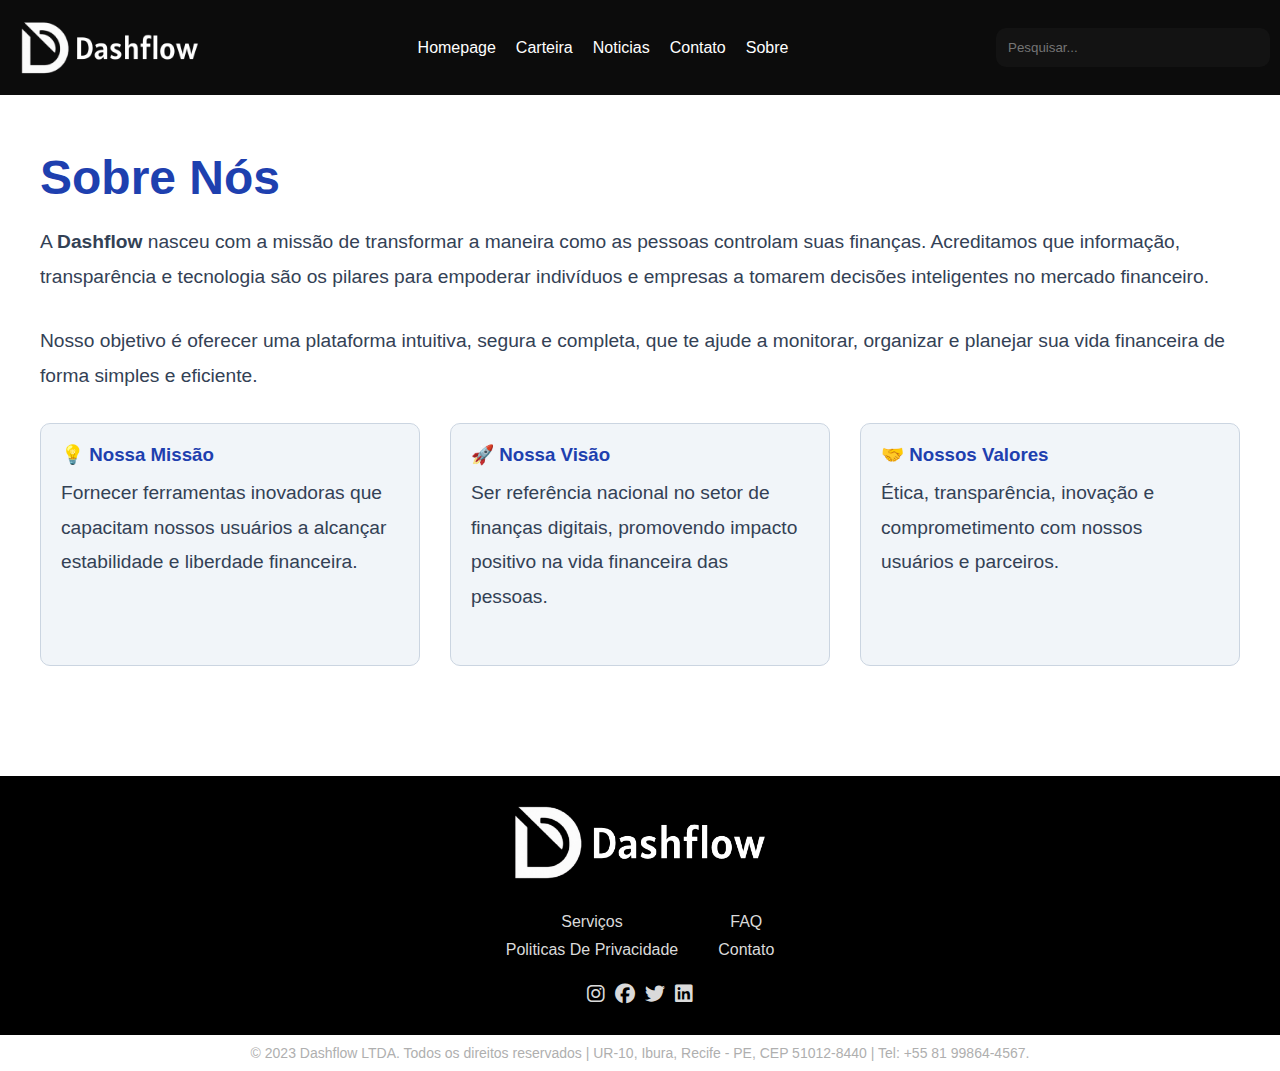
<file: aboutme.html>
<!DOCTYPE html>
<html lang="pt-BR">
  <head>
    <meta charset="UTF-8" />
    <meta name="viewport" content="width=device-width, initial-scale=1.0" />
    <title>Sobre Nós - Dashflow</title>
    <link
      rel="stylesheet"
      href="https://cdnjs.cloudflare.com/ajax/libs/font-awesome/6.4.0/css/all.min.css"
    />
    <link rel="stylesheet" href="private/css/websiteHeader.modular.css" />
    <link rel="stylesheet" href="private/css/footer.modular.css" />
    <link rel="stylesheet" href="private/css/aboutme.modular.css" />
  </head>

  <body>
    <header id="websiteHeader">
      <img class="logo" src="public/images/logo2.png" alt="Logo" />
      <nav>
        <ul>
          <li><a href="index.html">Homepage</a></li>
          <li><a href="dashboard.html">Carteira</a></li>
          <li><a href="index.html">Noticias</a></li>
          <li><a href="contact.html">Contato</a></li>
          <li><a href="aboutme.html">Sobre</a></li>
        </ul>
      </nav>
      <input
        type="text"
        id="searchbar"
        placeholder="Pesquisar..."
        aria-label="Pesquisar"
      />
    </header>

    <section class="about-section">
      <h1>Sobre Nós</h1>
      <p>
        A <strong>Dashflow</strong> nasceu com a missão de transformar a maneira
        como as pessoas controlam suas finanças. Acreditamos que informação,
        transparência e tecnologia são os pilares para empoderar indivíduos e
        empresas a tomarem decisões inteligentes no mercado financeiro.
      </p>
      <p>
        Nosso objetivo é oferecer uma plataforma intuitiva, segura e completa,
        que te ajude a monitorar, organizar e planejar sua vida financeira de
        forma simples e eficiente.
      </p>

      <div class="about-grid">
        <div class="about-card">
          <h3>💡 Nossa Missão</h3>
          <p>
            Fornecer ferramentas inovadoras que capacitam nossos usuários a
            alcançar estabilidade e liberdade financeira.
          </p>
        </div>
        <div class="about-card">
          <h3>🚀 Nossa Visão</h3>
          <p>
            Ser referência nacional no setor de finanças digitais, promovendo
            impacto positivo na vida financeira das pessoas.
          </p>
        </div>
        <div class="about-card">
          <h3>🤝 Nossos Valores</h3>
          <p>
            Ética, transparência, inovação e comprometimento com nossos usuários
            e parceiros.
          </p>
        </div>
      </div>
    </section>

    <footer>
      <div id="footerContent">
        <div id="footerLogo">
          <img src="public/images/Logo_New.png" alt="Logo" id="logoFooter" />
        </div>
        <ul>
          <li><a href="index.html">Serviços</a></li>
          <li><a href="faq.html">FAQ</a></li>
          <li><a href="privacy.html">Politicas De Privacidade</a></li>
          <li><a href="contact.html">Contato</a></li>
        </ul>
        <div id="socialMediaIcons">
          <a href="https://www.instagram.com/dashflowbrasil/" target="_blank">
            <i class="fa-brands fa-instagram"></i>
          </a>
          <a href="https://www.facebook.com/dashflowbrasil" target="_blank">
            <i class="fa-brands fa-facebook"></i>
          </a>
          <a href="https://twitter.com/dashflowbrasil" target="_blank">
            <i class="fa-brands fa-twitter"></i>
          </a>
          <a
            href="https://www.linkedin.com/company/dashflowbrasil/"
            target="_blank"
          >
            <i class="fa-brands fa-linkedin"></i>
          </a>
        </div>
      </div>
      <p>
        &copy; 2023 Dashflow LTDA. Todos os direitos reservados | UR-10, Ibura,
        Recife - PE, CEP 51012-8440 | Tel: +55 81 99864-4567.
      </p>
    </footer>
  </body>
</html>
</file>
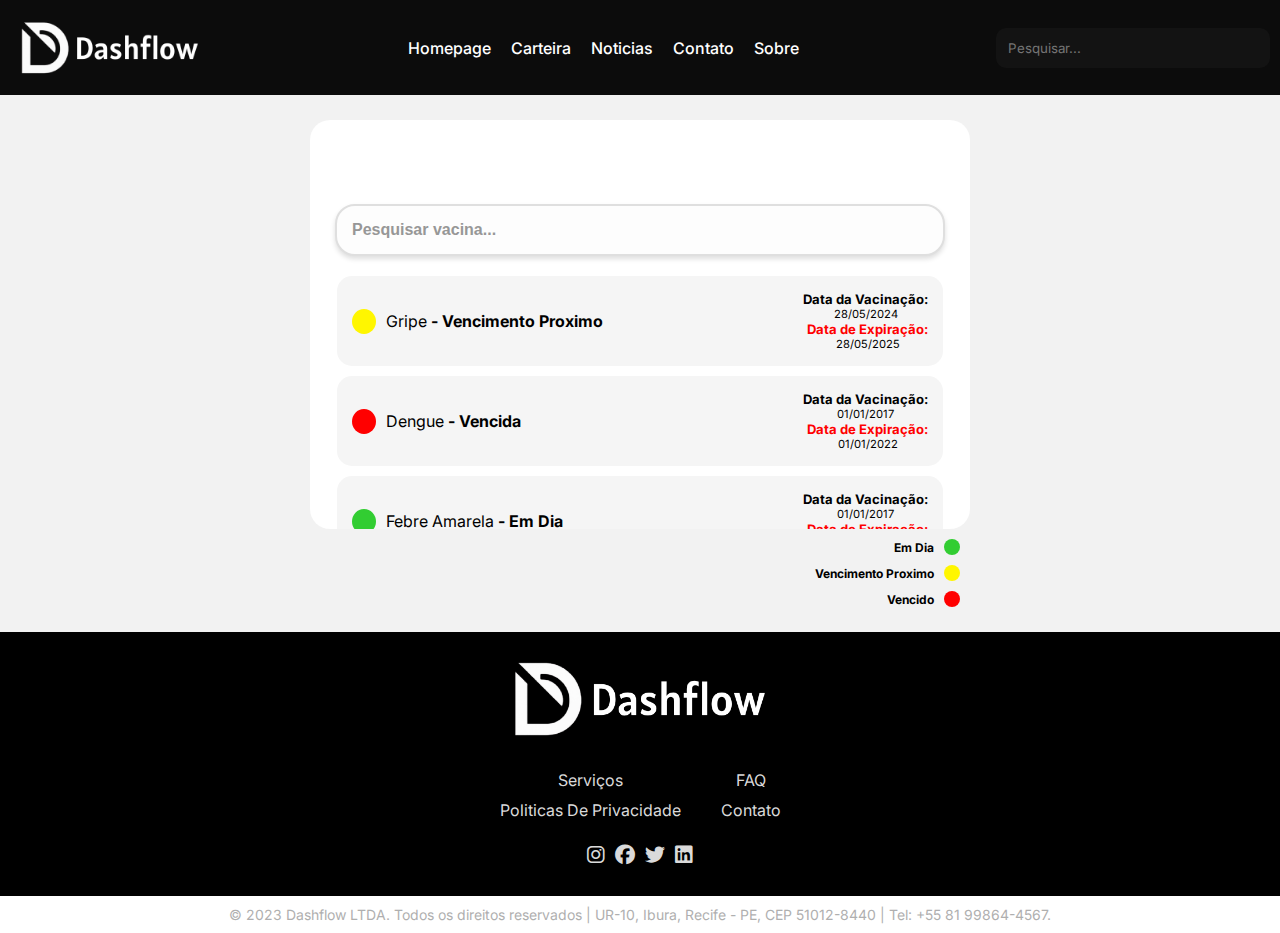
<file: dashboard.html>
<!DOCTYPE html>
<html lang="en">
  <head>
    <meta charset="UTF-8" />
    <meta name="viewport" content="width=device-width, initial-scale=1.0" />
    <link rel="preconnect" href="https://fonts.googleapis.com" />
    <link rel="preconnect" href="https://fonts.gstatic.com" crossorigin />
    <link
      href="https://fonts.googleapis.com/css2?family=Inter:ital,opsz,wght@0,14..32,100..900;1,14..32,100..900&family=Montserrat:ital,wght@0,100..900;1,100..900&display=swap"
      rel="stylesheet"
    />
    <link
      rel="stylesheet"
      href="https://cdnjs.cloudflare.com/ajax/libs/font-awesome/6.5.0/css/all.min.css"
    />
    <link rel="stylesheet" href="private/css/websiteHeader.modular.css" />
    <link rel="stylesheet" href="private/css/footer.modular.css" />
    <link rel="stylesheet" href="private/css/vacineDashboard.modular.css" />
    <title>Dashflow - Carteira De Vacinação Online</title>
  </head>
  <body>
    <header id="websiteHeader">
      <img class="logo" src="public/images/logo2.png" alt="Logo" />
      <nav>
        <ul>
          <li><a href="index.html">Homepage</a></li>
          <li><a href="dashboard.html">Carteira</a></li>
          <li><a href="index.html">Noticias</a></li>
          <li><a href="contact.html">Contato</a></li>
          <li><a href="aboutme.html">Sobre</a></li>
        </ul>
      </nav>
      <input
        type="text"
        id="searchbar"
        placeholder="Pesquisar..."
        aria-label="Pesquisar"
      />
    </header>

    <section id="mainDashboard">
      <section id="vacineList">
        <div id="vacine-list-content">
          <header>
            <h2>Vacinas</h2>
          </header>

          <input
            type="text"
            id="vacine-search"
            placeholder="Pesquisar vacina..."
          />

          <article class="vacineCard">
            <div
              class="statusFrameY"
              title="Vencimento Proximo"
              aria-label="Status da Vacina"
            ></div>

            <h2>Gripe<span> - Vencimento Proximo</span></h2>

            <section class="vacine-info-content">
              <div class="vacine-info-card-vacinacao">
                <h3>Data da Vacinação:</h3>
                <time datetime="2023-01-01">28/05/2024</time>
              </div>

              <div class="vacine-info-card-expiracao">
                <h3>Data de Expiração:</h3>
                <time datetime="2023-01-01">28/05/2025</time>
              </div>
            </section>
          </article>

          <article class="vacineCard">
            <div
              class="statusFrameR"
              title="Vencido"
              aria-label="Status da Vacina"
            ></div>

            <h2>Dengue<span> - Vencida</span></h2>

            <section class="vacine-info-content">
              <div class="vacine-info-card-vacinacao">
                <h3>Data da Vacinação:</h3>
                <time datetime="2023-01-01">01/01/2017</time>
              </div>

              <div class="vacine-info-card-expiracao">
                <h3>Data de Expiração:</h3>
                <time datetime="2023-01-01">01/01/2022</time>
              </div>
            </section>
          </article>

          <article class="vacineCard">
            <div
              class="statusFrameG"
              title="Em Dia"
              aria-label="Status da Vacina"
            ></div>

            <h2>Febre Amarela<span> - Em Dia</span></h2>

            <section class="vacine-info-content">
              <div class="vacine-info-card-vacinacao">
                <h3>Data da Vacinação:</h3>
                <time datetime="2023-01-01">01/01/2017</time>
              </div>

              <div class="vacine-info-card-expiracao">
                <h3>Data de Expiração:</h3>
                <time datetime="2023-01-01">Valida Para Sempre</time>
              </div>
            </section>
          </article>

          <article class="vacineCard">
            <div
              class="statusFrameG"
              title="Em Dia"
              aria-label="Status da Vacina"
            ></div>

            <h2>Teste<span> - Em Dia</span></h2>

            <section class="vacine-info-content">
              <div class="vacine-info-card-vacinacao">
                <h3>Data da Vacinação:</h3>
                <time datetime="2023-01-01">01/01/2017</time>
              </div>

              <div class="vacine-info-card-expiracao">
                <h3>Data de Expiração:</h3>
                <time datetime="2023-01-01">Valida Para Sempre</time>
              </div>
            </section>
          </article>

          <article class="vacineCard">
            <div
              class="statusFrameG"
              title="Em Dia"
              aria-label="Status da Vacina"
            ></div>

            <h2>Teste<span> - Em Dia</span></h2>

            <section class="vacine-info-content">
              <div class="vacine-info-card-vacinacao">
                <h3>Data da Vacinação:</h3>
                <time datetime="2023-01-01">01/01/2017</time>
              </div>

              <div class="vacine-info-card-expiracao">
                <h3>Data de Expiração:</h3>
                <time datetime="2023-01-01">Valida Para Sempre</time>
              </div>
            </section>
          </article>
        </div>

        <footer id="vacine-list-footer">
          <section id="vacine-guide-content">
            <div class="vacine-guide-card">
              <div class="statusFrameG" aria-label="Status da Vacina"></div>
              <h2>Em Dia</h2>
            </div>
            <div class="vacine-guide-card">
              <div class="statusFrameY" aria-label="Status da Vacina"></div>
              <h2>Vencimento Proximo</h2>
            </div>
            <div class="vacine-guide-card">
              <div class="statusFrameR" aria-label="Status da Vacina"></div>
              <h2>Vencido</h2>
            </div>
          </section>
        </footer>
      </section>
    </section>

    <footer>
      <div id="footerContent">
        <div id="footerLogo">
          <img src="public/images/Logo_New.png" alt="Logo" id="logoFooter" />
        </div>
        <ul>
          <li><a href="index.html">Serviços</a></li>
          <li><a href="faq.html">FAQ</a></li>
          <li><a href="privacy.html">Politicas De Privacidade</a></li>
          <li><a href="contact.html">Contato</a></li>
        </ul>
        <div id="socialMediaIcons">
          <a href="https://www.instagram.com/dashflowbrasil/" target="_blank">
            <i class="fa-brands fa-instagram"></i>
          </a>
          <a href="https://www.facebook.com/dashflowbrasil" target="_blank">
            <i class="fa-brands fa-facebook"></i>
          </a>
          <a href="https://twitter.com/dashflowbrasil" target="_blank">
            <i class="fa-brands fa-twitter"></i>
          </a>
          <a
            href="https://www.linkedin.com/company/dashflowbrasil/"
            target="_blank"
          >
            <i class="fa-brands fa-linkedin"></i>
          </a>
        </div>
      </div>
      <p>
        &copy; 2023 Dashflow LTDA. Todos os direitos reservados | UR-10, Ibura,
        Recife - PE, CEP 51012-8440 | Tel: +55 81 99864-4567.
      </p>
    </footer>
  </body>
</html>
</file>
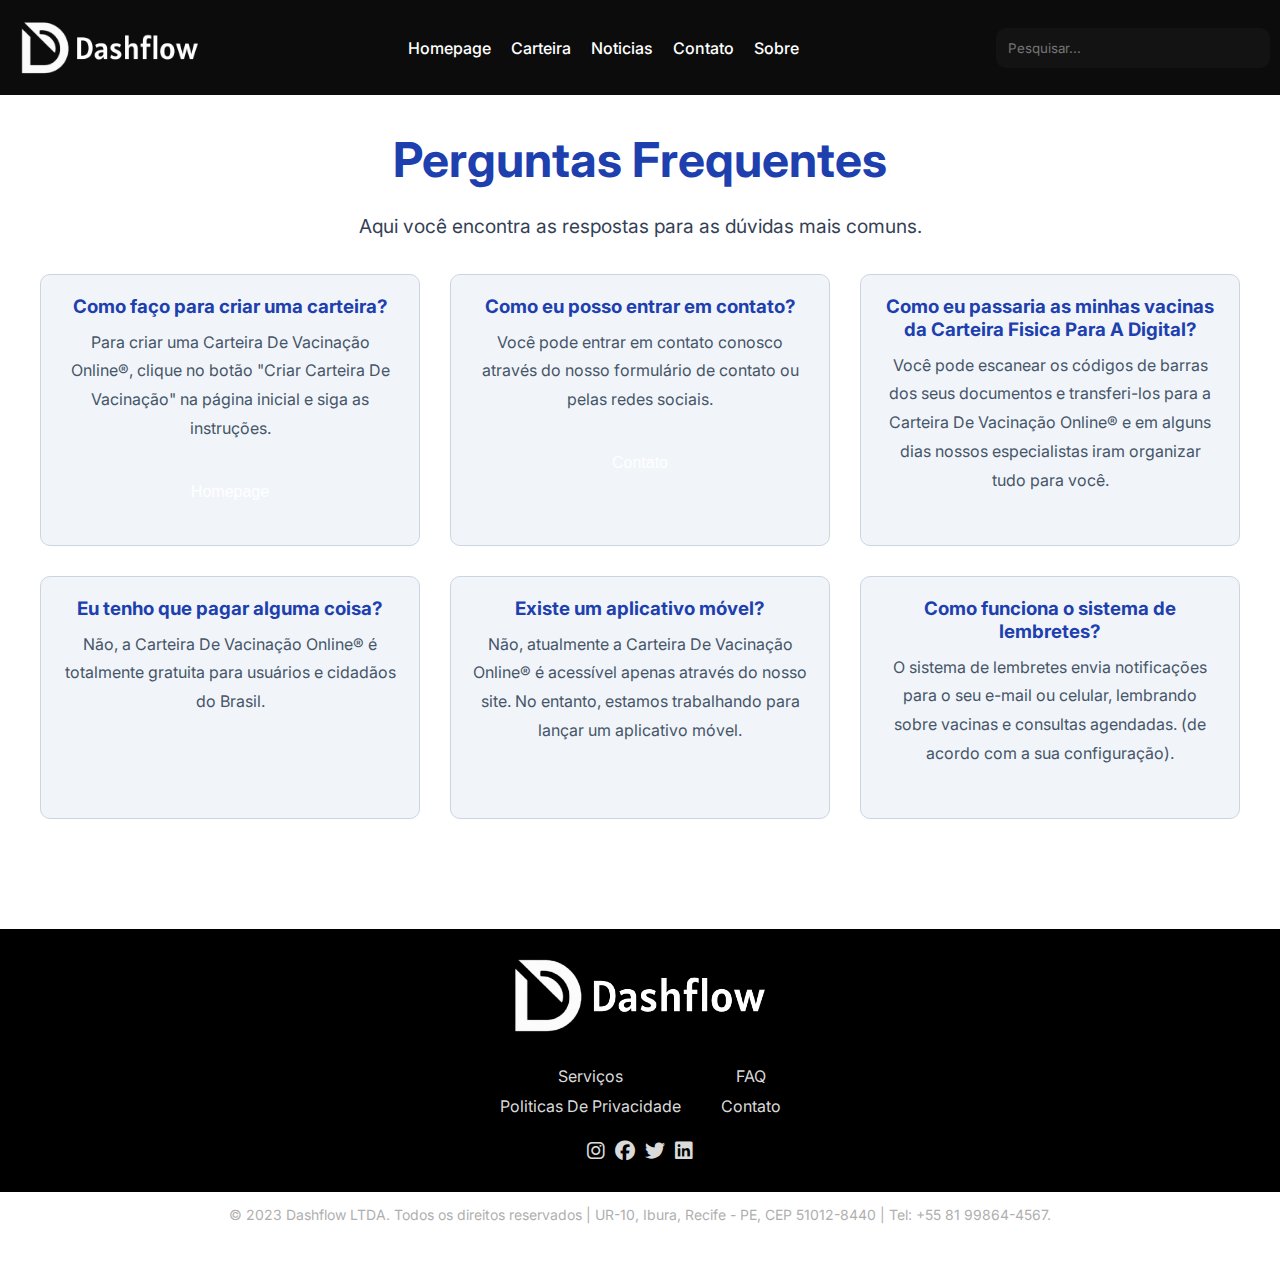
<file: faq.html>
<!DOCTYPE html>
<html lang="pt-BR">
  <head>
    <meta charset="UTF-8" />
    <meta name="viewport" content="width=device-width, initial-scale=1" />
    <title>Dashflow - Carteira De Vacinação Online</title>

    <link rel="preconnect" href="https://fonts.googleapis.com" />
    <link rel="preconnect" href="https://fonts.gstatic.com" crossorigin />
    <link
      href="https://fonts.googleapis.com/css2?family=Inter:ital,opsz,wght@0,14..32,100..900;1,14..32,100..900&family=Montserrat:ital,wght@0,100..900;1,100..900&display=swap"
      rel="stylesheet"
    />
    <link
      rel="stylesheet"
      href="https://cdnjs.cloudflare.com/ajax/libs/font-awesome/6.5.0/css/all.min.css"
    />

    <link rel="stylesheet" href="private/css/websiteHeader.modular.css" />
    <link rel="stylesheet" href="private/css/faq.modular.css" />
    <link rel="stylesheet" href="private/css/footer.modular.css" />
  </head>
  <body>
    <header id="websiteHeader">
      <img class="logo" src="public/images/logo2.png" alt="Logo" />
      <nav>
        <ul>
          <li><a href="index.html">Homepage</a></li>
          <li><a href="dashboard.html">Carteira</a></li>
          <li><a href="index.html">Noticias</a></li>
          <li><a href="contact.html">Contato</a></li>
          <li><a href="aboutme.html">Sobre</a></li>
        </ul>
      </nav>
      <input
        type="text"
        id="searchbar"
        placeholder="Pesquisar..."
        aria-label="Pesquisar"
      />
    </header>

    <section class="faq-section">
      <h1>Perguntas Frequentes</h1>
      <p>Aqui você encontra as respostas para as dúvidas mais comuns.</p>

      <div class="faq-grid">
        <div class="faq-card">
          <h3>Como faço para criar uma carteira?</h3>
          <p>
            Para criar uma Carteira De Vacinação Online®, clique no botão "Criar
            Carteira De Vacinação" na página inicial e siga as instruções.
          </p>
          <button><a href="/index.html">Homepage</a></button>
        </div>
        <div class="faq-card">
          <h3>Como eu posso entrar em contato?</h3>
          <p>
            Você pode entrar em contato conosco através do nosso formulário de
            contato ou pelas redes sociais.
          </p>
          <button><a href="/contact.html">Contato</a></button>
        </div>
        <div class="faq-card">
          <h3>
            Como eu passaria as minhas vacinas da Carteira Fisica Para A
            Digital?
          </h3>
          <p>
            Você pode escanear os códigos de barras dos seus documentos e
            transferi-los para a Carteira De Vacinação Online® e em alguns dias
            nossos especialistas iram organizar tudo para você.
          </p>
        </div>
        <div class="faq-card">
          <h3>Eu tenho que pagar alguma coisa?</h3>
          <p>
            Não, a Carteira De Vacinação Online® é totalmente gratuita para
            usuários e cidadãos do Brasil.
          </p>
        </div>
        <div class="faq-card">
          <h3>Existe um aplicativo móvel?</h3>
          <p>
            Não, atualmente a Carteira De Vacinação Online® é acessível apenas
            através do nosso site. No entanto, estamos trabalhando para lançar
            um aplicativo móvel.
          </p>
        </div>
        <div class="faq-card">
          <h3>Como funciona o sistema de lembretes?</h3>
          <p>
            O sistema de lembretes envia notificações para o seu e-mail ou
            celular, lembrando sobre vacinas e consultas agendadas. (de acordo
            com a sua configuração).
          </p>
        </div>
      </div>
    </section>

    <footer>
      <div id="footerContent">
        <div id="footerLogo">
          <img src="public/images/Logo_New.png" alt="Logo" id="logoFooter" />
        </div>
        <ul>
          <li><a href="index.html">Serviços</a></li>
          <li><a href="faq.html">FAQ</a></li>
          <li><a href="privacy.html">Politicas De Privacidade</a></li>
          <li><a href="contact.html">Contato</a></li>
        </ul>
        <div id="socialMediaIcons">
          <a href="https://www.instagram.com/dashflowbrasil/" target="_blank">
            <i class="fa-brands fa-instagram"></i>
          </a>
          <a href="https://www.facebook.com/dashflowbrasil" target="_blank">
            <i class="fa-brands fa-facebook"></i>
          </a>
          <a href="https://twitter.com/dashflowbrasil" target="_blank">
            <i class="fa-brands fa-twitter"></i>
          </a>
          <a
            href="https://www.linkedin.com/company/dashflowbrasil/"
            target="_blank"
          >
            <i class="fa-brands fa-linkedin"></i>
          </a>
        </div>
      </div>
      <p>
        &copy; 2023 Dashflow LTDA. Todos os direitos reservados | UR-10, Ibura,
        Recife - PE, CEP 51012-8440 | Tel: +55 81 99864-4567.
      </p>
    </footer>
  </body>
</html>
</file>
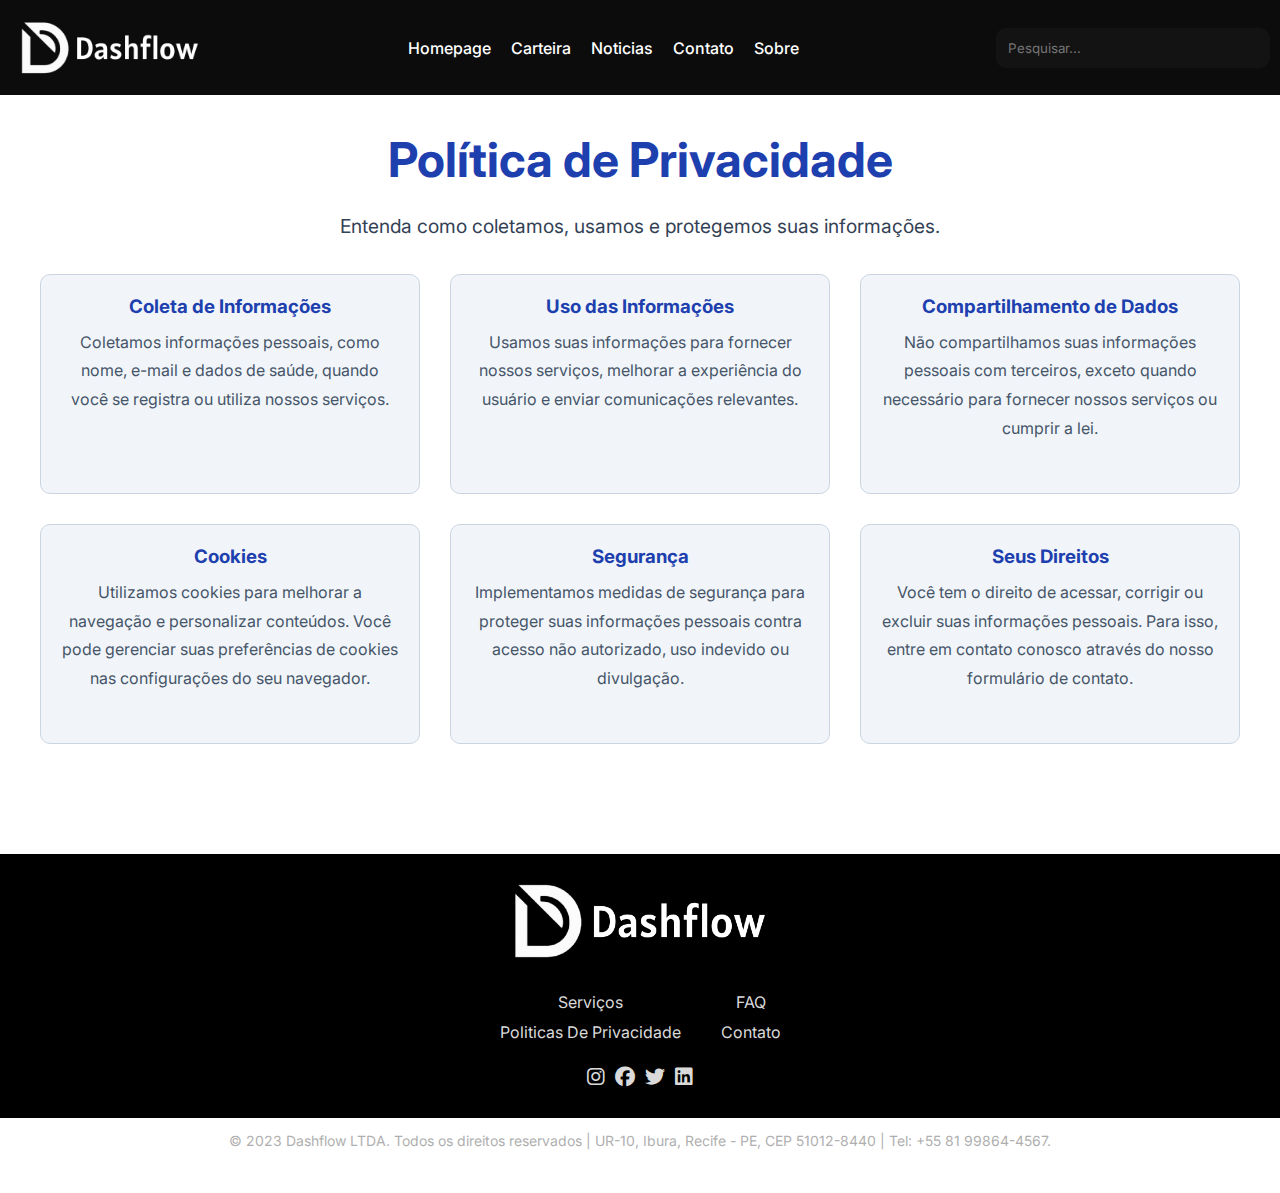
<file: privacy.html>
<!DOCTYPE html>
<html lang="pt-BR">
  <head>
    <meta charset="UTF-8" />
    <meta name="viewport" content="width=device-width, initial-scale=1" />
    <title>Dashflow - Carteira De Vacinação Online</title>

    <link rel="preconnect" href="https://fonts.googleapis.com" />
    <link rel="preconnect" href="https://fonts.gstatic.com" crossorigin />
    <link
      href="https://fonts.googleapis.com/css2?family=Inter:ital,opsz,wght@0,14..32,100..900;1,14..32,100..900&family=Montserrat:ital,wght@0,100..900;1,100..900&display=swap"
      rel="stylesheet"
    />
    <link
      rel="stylesheet"
      href="https://cdnjs.cloudflare.com/ajax/libs/font-awesome/6.5.0/css/all.min.css"
    />

    <link rel="stylesheet" href="private/css/websiteHeader.modular.css" />
    <link rel="stylesheet" href="private/css/faq.modular.css" />
    <link rel="stylesheet" href="private/css/footer.modular.css" />
  </head>
  <body>
    <header id="websiteHeader">
      <img class="logo" src="public/images/logo2.png" alt="Logo" />
      <nav>
        <ul>
          <li><a href="index.html">Homepage</a></li>
          <li><a href="dashboard.html">Carteira</a></li>
          <li><a href="index.html">Noticias</a></li>
          <li><a href="contact.html">Contato</a></li>
          <li><a href="aboutme.html">Sobre</a></li>
        </ul>
      </nav>
      <input
        type="text"
        id="searchbar"
        placeholder="Pesquisar..."
        aria-label="Pesquisar"
      />
    </header>

    <section class="faq-section">
      <h1>Política de Privacidade</h1>
      <p>Entenda como coletamos, usamos e protegemos suas informações.</p>

      <div class="faq-grid">
        <div class="faq-card">
          <h3>Coleta de Informações</h3>
          <p>
            Coletamos informações pessoais, como nome, e-mail e dados de saúde,
            quando você se registra ou utiliza nossos serviços.
          </p>
        </div>

        <div class="faq-card">
          <h3>Uso das Informações</h3>
          <p>
            Usamos suas informações para fornecer nossos serviços, melhorar a
            experiência do usuário e enviar comunicações relevantes.
          </p>
        </div>

        <div class="faq-card">
          <h3>Compartilhamento de Dados</h3>
          <p>
            Não compartilhamos suas informações pessoais com terceiros, exceto
            quando necessário para fornecer nossos serviços ou cumprir a lei.
          </p>
        </div>

        <div class="faq-card">
          <h3>Cookies</h3>
          <p>
            Utilizamos cookies para melhorar a navegação e personalizar
            conteúdos. Você pode gerenciar suas preferências de cookies nas
            configurações do seu navegador.
          </p>
        </div>

        <div class="faq-card">
          <h3>Segurança</h3>
          <p>
            Implementamos medidas de segurança para proteger suas informações
            pessoais contra acesso não autorizado, uso indevido ou divulgação.
          </p>
        </div>

        <div class="faq-card">
          <h3>Seus Direitos</h3>
          <p>
            Você tem o direito de acessar, corrigir ou excluir suas informações
            pessoais. Para isso, entre em contato conosco através do nosso
            formulário de contato.
          </p>
        </div>
      </div>
    </section>

    <footer>
      <div id="footerContent">
        <div id="footerLogo">
          <img src="public/images/Logo_New.png" alt="Logo" id="logoFooter" />
        </div>
        <ul>
          <li><a href="index.html">Serviços</a></li>
          <li><a href="faq.html">FAQ</a></li>
          <li><a href="privacy.html">Politicas De Privacidade</a></li>
          <li><a href="contact.html">Contato</a></li>
        </ul>
        <div id="socialMediaIcons">
          <a href="https://www.instagram.com/dashflowbrasil/" target="_blank">
            <i class="fa-brands fa-instagram"></i>
          </a>
          <a href="https://www.facebook.com/dashflowbrasil" target="_blank">
            <i class="fa-brands fa-facebook"></i>
          </a>
          <a href="https://twitter.com/dashflowbrasil" target="_blank">
            <i class="fa-brands fa-twitter"></i>
          </a>
          <a
            href="https://www.linkedin.com/company/dashflowbrasil/"
            target="_blank"
          >
            <i class="fa-brands fa-linkedin"></i>
          </a>
        </div>
      </div>
      <p>
        &copy; 2023 Dashflow LTDA. Todos os direitos reservados | UR-10, Ibura,
        Recife - PE, CEP 51012-8440 | Tel: +55 81 99864-4567.
      </p>
    </footer>
  </body>
</html>
</file>
<file: private/css/websiteHeader.modular.css>
:root {
  --background-color: #0c0c0c;
  --secundary-background-color: #131313;
  --text-main-color: #ffffff;
  --text-secundary-color: #dadada;
  --text-tertiary-color: #808080;
  --text-selected-color: #aaaaaa;
}

* {
  margin: 0;
  padding: 0;
}

#websiteHeader {
  position: fixed;
  top: 0;
  left: 0;
  right: 0;
  z-index: 1000;
  display: flex;
  height: 75px;
  padding: 10px;
  gap: 20px;
  align-items: center;
  justify-content: space-between;
  background-color: var(--background-color);
}

#websiteHeader nav ul {
  list-style: none;
  display: flex;
  justify-content: center;
  align-items: center;
  margin: 0;
  padding: 0;
  gap: 20px;
}

#websiteHeader nav ul li a {
  display: inline-block;
  text-decoration: none;
  color: var(--text-main-color);
  font-family: "Inter", sans-serif;
  font-size: 16px;
  font-weight: 500;
  transition: color 0.3s ease, transform 0.5s ease;
}

#websiteHeader nav ul li a:hover {
  color: var(--text-selected-color);
  transform: scale(1.05);
}

#searchbar {
  display: flex;
  align-items: center;
  justify-self: flex-end;

  padding: 12px;
  border-radius: 10px;
  width: 250px;

  font-family: "Inter", sans-serif;

  color: var(--text-main-color);
  border: none;
  background-color: var(--secundary-background-color);
}

#searchbar:focus {
  outline: 2px solid #494949;
}

.logo {
  width: 200px;
  height: 200px;
}

@keyframes slideRight {
  0% {
    transform: translateX(-100%);
    opacity: 0;
  }
  100% {
    transform: translateX(0);
    opacity: 1;
  }
}

@keyframes fadeIn {
  0% {
    opacity: 0;
  }
  100% {
    opacity: 1;
  }
}

@keyframes movedown {
  0% {
    transform: translateY(-50px);
  }
  100% {
    transform: translateY(0);
  }
}

@keyframes moveup {
  0% {
    transform: translateY(50px);
  }
  100% {
    transform: translateY(0);
  }
}

@keyframes slideLeft {
  0% {
    transform: translateX(100%);
    opacity: 0;
  }
  100% {
    transform: translateX(0);
    opacity: 1;
  }
}
</file>
<file: private/css/footer.modular.css>
#footerContent {
  background-color: #000000;
  padding: 30px;
  text-align: center;
  font-family: "Inter", sans-serif;
  color: var(--text-main-color);
  user-select: none;
}

#footerContent ul {
  list-style: none;
  display: grid;
  grid-template-columns: repeat(2, auto);
  gap: 10px 40px;
  justify-content: center;
  text-align: left;
  margin-top: 30px;
}

#footerContent ul li a {
  display: flex;
  color: var(--text-secundary-color);
  text-decoration: none;
  align-items: center;
  justify-content: center;
  gap: 10px;
  transition: color 0.3s ease, transform 0.5s ease;
}

#footerContent ul li a:hover {
  color: var(--text-selected-color);
  transform: scale(1.05);
}

footer p {
  text-align: center;
  font-size: 14px;
  font-weight: 400;
  color: rgb(175, 175, 175);
  padding: 10px;
  background-color: white;
  font-family: "Inter", sans-serif;
}

#socialMediaIcons {
  display: flex;
  justify-content: center;
  gap: 10px;
  margin-top: 25px;
}

#socialMediaIcons i {
  color: var(--text-secundary-color);
  font-size: 20px;
  transition: color 0.3s ease, transform 0.5s ease;
}

#socialMediaIcons i:hover {
  color: var(--text-selected-color);
  transform: scale(1.05);
}

#logoFooter {
  width: 250px;
  height: auto;
  justify-self: center;
}
</file>
<file: private/css/aboutme.modular.css>
body {
  font-family: "Inter", sans-serif;
  background-color: #ffffff;
  color: #1e293b;
}

.about-section {
  max-width: 1200px;
  margin-top: 150px;
  margin-bottom: 110px;
  justify-self: center;
  padding: 0 20px;
  animation: fadeIn 1.5s ease-in-out;
}

.about-section h1 {
  font-size: 3rem;
  color: #1e40af;
  margin-bottom: 20px;
}

.about-section p {
  font-size: 1.2rem;
  line-height: 1.8;
  color: #334155;
  margin-bottom: 30px;
}

.about-grid {
  display: grid;
  grid-template-columns: repeat(auto-fit, minmax(280px, 1fr));
  gap: 30px;
}

.about-card {
  background-color: #f1f5f9;
  padding: 20px;
  border-radius: 10px;
  border: 1px solid #cbd5e1;
  transition: transform 0.3s;
}

.about-card:hover {
  transform: translateY(-5px);
  box-shadow: 0 4px 12px rgba(30, 41, 59, 0.15);
}

.about-card h3 {
  color: #1e40af;
  margin-bottom: 10px;
}
</file>
<file: private/css/vacineDashboard.modular.css>
body {
  background-color: #f2f2f2;
  padding-top: 120px;
}

#vacineList {
  display: flex;
  align-items: center;

  flex-direction: column;
  gap: 10px;

  font-family: "Inter", sans-serif;

  animation: fadeIn 1.5s ease-in-out;
}

#vacine-list-content {
  display: flex;
  align-items: center;

  flex-direction: column;
  gap: 10px;

  background-color: #ffffff;
  width: 50vw;
  max-height: 30vw;

  border-radius: 20px;
  padding: 0px 10px 25px 10px;

  overflow-y: auto;
  overflow-x: hidden;
}

#vacine-list-content header {
  display: flex;
  align-items: center;
  justify-content: center;

  width: 100%;

  background-color: var(--tertiary-background-color);
  color: white;

  font-size: 1.5rem;
  padding: 10px;

  border-radius: 20px 20px 0px 0px;
}

#vacine-search {
  display: flex;
  align-items: center;

  width: 90%;

  background-color: #fdfdfd;
  color: #979797;

  border-radius: 20px;
  padding: 15px;

  font-size: 1rem;
  font-weight: bold;

  box-shadow: 0px 3px 5px #dfdfdf;

  border: 2px solid #dfdfdf;

  margin-top: 10px;
  margin-bottom: 10px;

  transition: all 0.3s ease;
}

#vacine-search::placeholder {
  color: #979797;
}

#vacine-search:focus {
  outline: none;
  transform: scale(1.02);
  box-shadow: 0px 3px 5px #dfdfdf;
}

.vacineCard {
  display: flex;
  align-items: center;

  width: 90%;

  background-color: #f5f5f5;
  padding: 15px;
  border-radius: 15px;
  gap: 10px;

  transition: all 0.3s ease;
}

.vacineCard h2 {
  font-size: 1rem;
  font-weight: normal;
  color: #000;
  width: 100%;
}

.vacineCard span {
  font-size: 1rem;
  font-weight: bold;
  color: #000;
}

.statusFrameG {
  display: flex;
  background-color: limegreen;
  width: 3.2em;
  height: 25px;
  border-radius: 50%;
}

.statusFrameY {
  display: flex;
  background-color: #fff600;
  width: 3.2em;
  height: 25px;
  border-radius: 50%;
}

.statusFrameR {
  display: flex;
  background-color: #ff0000;
  width: 3.2em;
  height: 25px;
  border-radius: 50%;
}

.vacine-info-card-vacinacao,
.vacine-info-card-expiracao {
  display: flex;
  flex-direction: column;
  align-items: center;
  font-size: 0.7rem;
  color: black;
}

.vacine-info-content {
  display: flex;
  flex-direction: column;
  align-items: end;
  justify-content: center;
  width: 100%;
}

.vacine-info-card-expiracao h3 {
  color: red;
}

.vacineCard:hover {
  transform: scale(1.02);
  box-shadow: 0px 3px 5px #dfdfdf;
}

#vacine-guide-content {
  display: flex;
  align-items: center;
  flex-direction: column;
  gap: 10px;

  width: 50vw;

  border-radius: 20px;
  padding: 0px 10px 25px 10px;
}

.vacine-guide-card {
  display: flex;
  flex-direction: row-reverse;

  align-items: center;

  width: 100%;

  font-size: 0.5em;

  gap: 10px;

  transition: all 0.3s ease;
}

.vacine-guide-card .statusFrameG,
.vacine-guide-card .statusFrameY,
.vacine-guide-card .statusFrameR {
  width: 2em;
  height: 2em;
}

#vacine-list-content::-webkit-scrollbar {
  width: 6px;
}

#vacine-list-content::-webkit-scrollbar-track {
  background: transparent;
}

#vacine-list-content::-webkit-scrollbar-thumb {
  background-color: rgba(0, 0, 0, 0.2);
  border-radius: 10px;
}

@media (max-width: 768px) {
  #vacine-list-content {
    width: 90vw;
    height: auto;
    max-height: 80vw;
  }

  #vacine-guide-content {
    width: 90vw;
  }

  #vacine-search {
    width: 90%;
  }
}
</file>
<file: private/css/faq.modular.css>
body {
  font-family: "Inter", sans-serif;
  background-color: #ffffff;
  color: #1e293b;
  margin: 0;
  padding: 0;
}

.about-section,
.faq-section {
  max-width: 1200px;
  margin-top: 130px;
  margin-bottom: 110px;
  justify-self: center;
  text-align: center;
  padding: 0 20px;
  animation: fadeIn 1.5s ease-in-out;
}

h1 {
  font-size: 3rem;
  color: #1e40af;
  margin-bottom: 20px;
}

p {
  font-size: 1.2rem;
  line-height: 1.8;
  color: #334155;
  margin-bottom: 30px;
}

.about-grid,
.faq-grid {
  display: grid;
  grid-template-columns: repeat(auto-fit, minmax(280px, 1fr));
  gap: 30px;
}

.about-card,
.faq-card {
  background-color: #f1f5f9;
  padding: 20px;
  border-radius: 10px;
  border: 1px solid #cbd5e1;
  transition: transform 0.3s, box-shadow 0.3s;
  cursor: default;
}

.about-card:hover,
.faq-card:hover {
  transform: translateY(-5px);
  box-shadow: 0 4px 12px rgba(30, 41, 59, 0.15);
}

.about-card h3,
.faq-card h3 {
  color: #1e40af;
  margin-bottom: 10px;
}

/* FAQ específico */

.faq-card p {
  color: #475569;
  font-size: 1rem;
}

.faq-card button {
  background-color: var(--secundary-button-color);
  color: white;
  padding: 10px 20px;
  border: none;
  border-radius: 5px;
  cursor: pointer;
  font-size: 1rem;
  font-weight: 500;
  transition: background-color 0.5s ease, transform 0.5s ease;
}

.faq-card button a {
  color: white;
  text-decoration: none;
  font-size: 1rem;
  font-weight: 500;
}

.faq-card button:hover {
  background-color: var(--secundary-button-hover-color);
  transform: scale(1.05);
}

.faq-card button:active {
  background-color: var(--secundary-button-active-color);
  transform: scale(0.95);
}
</file>
